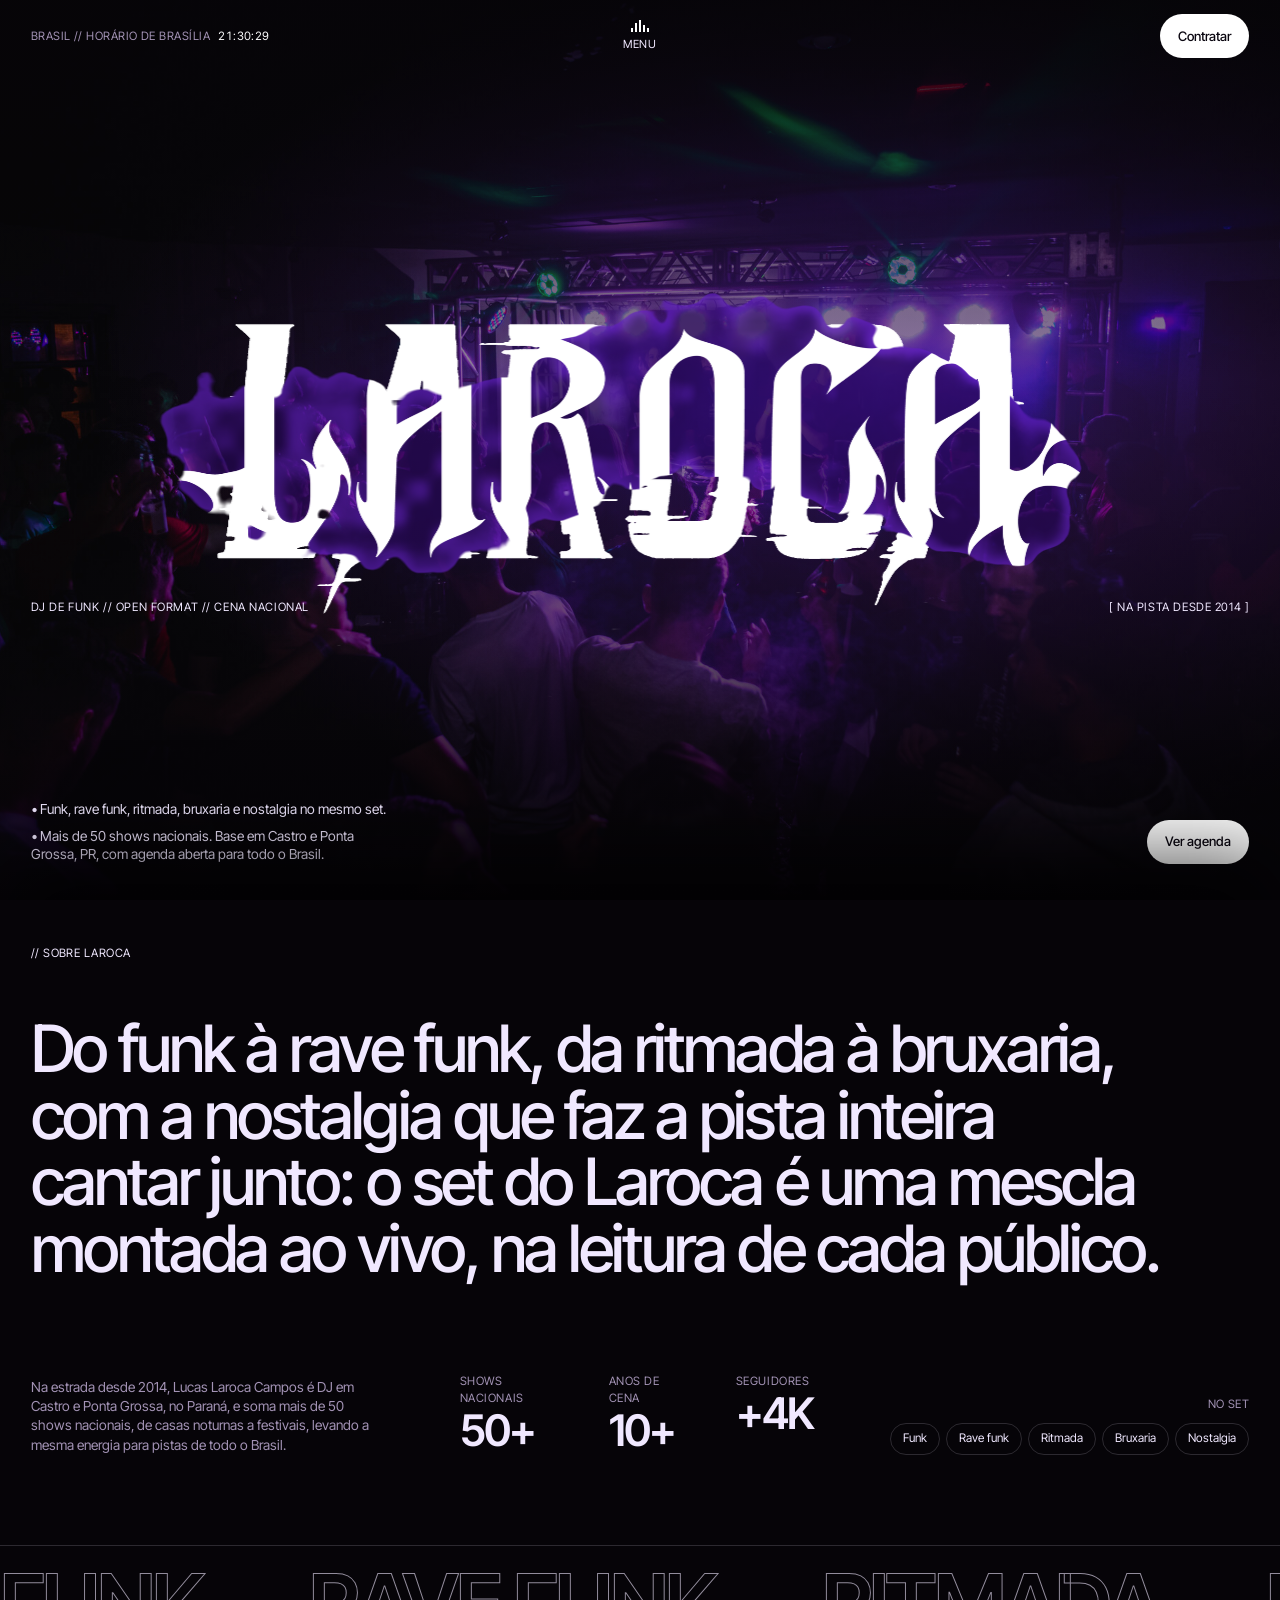
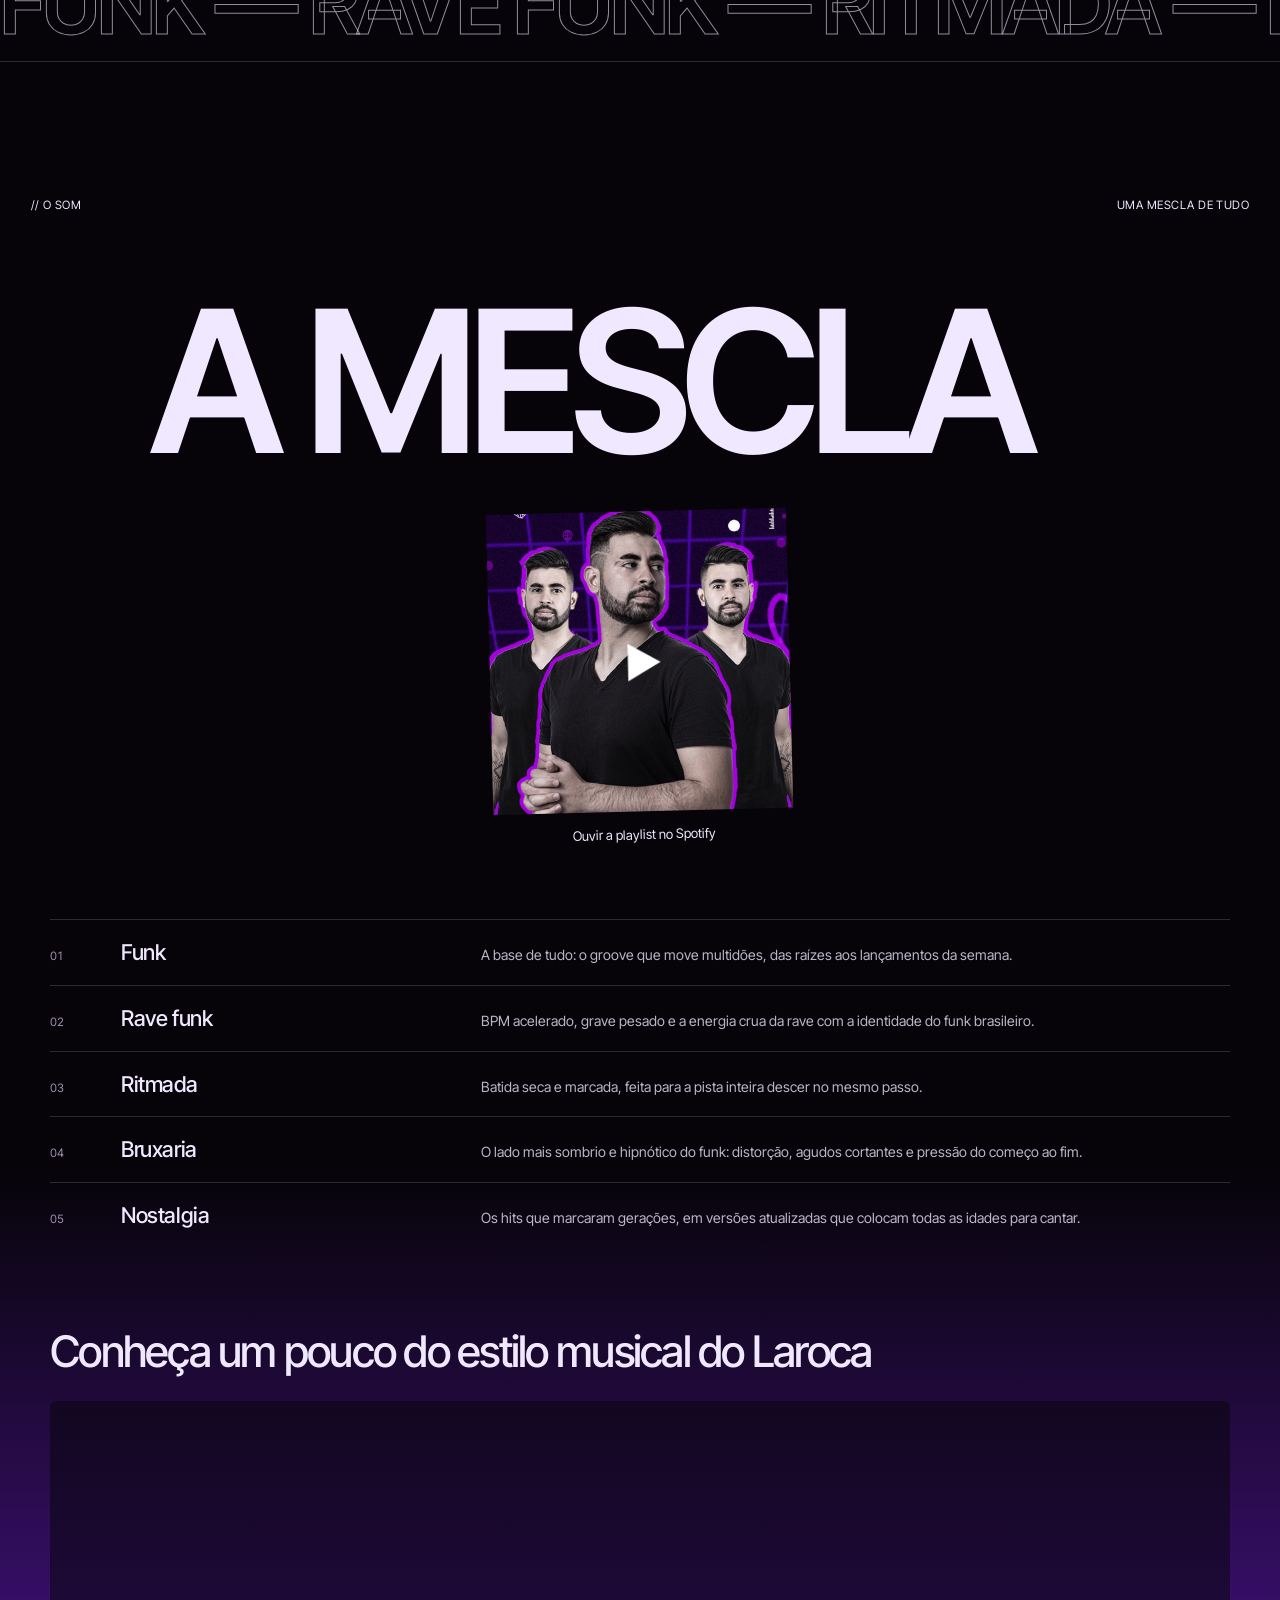
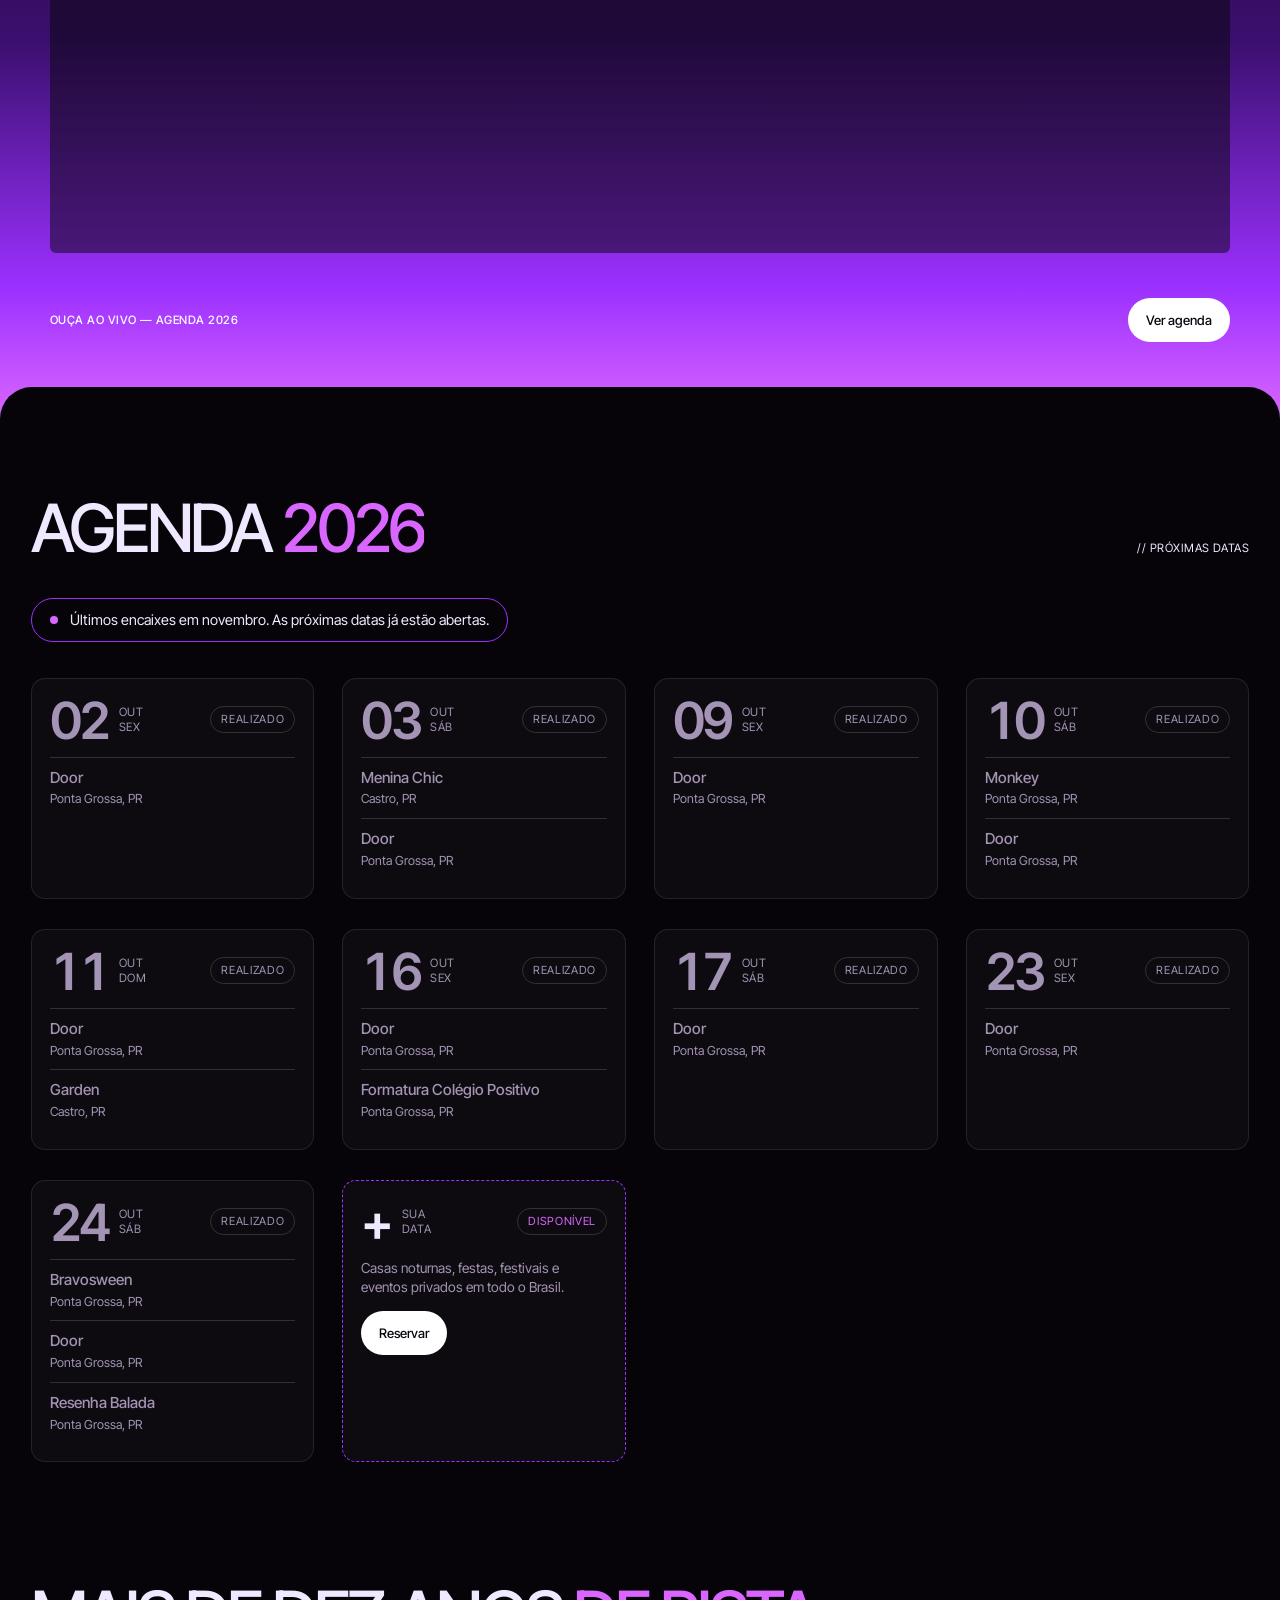
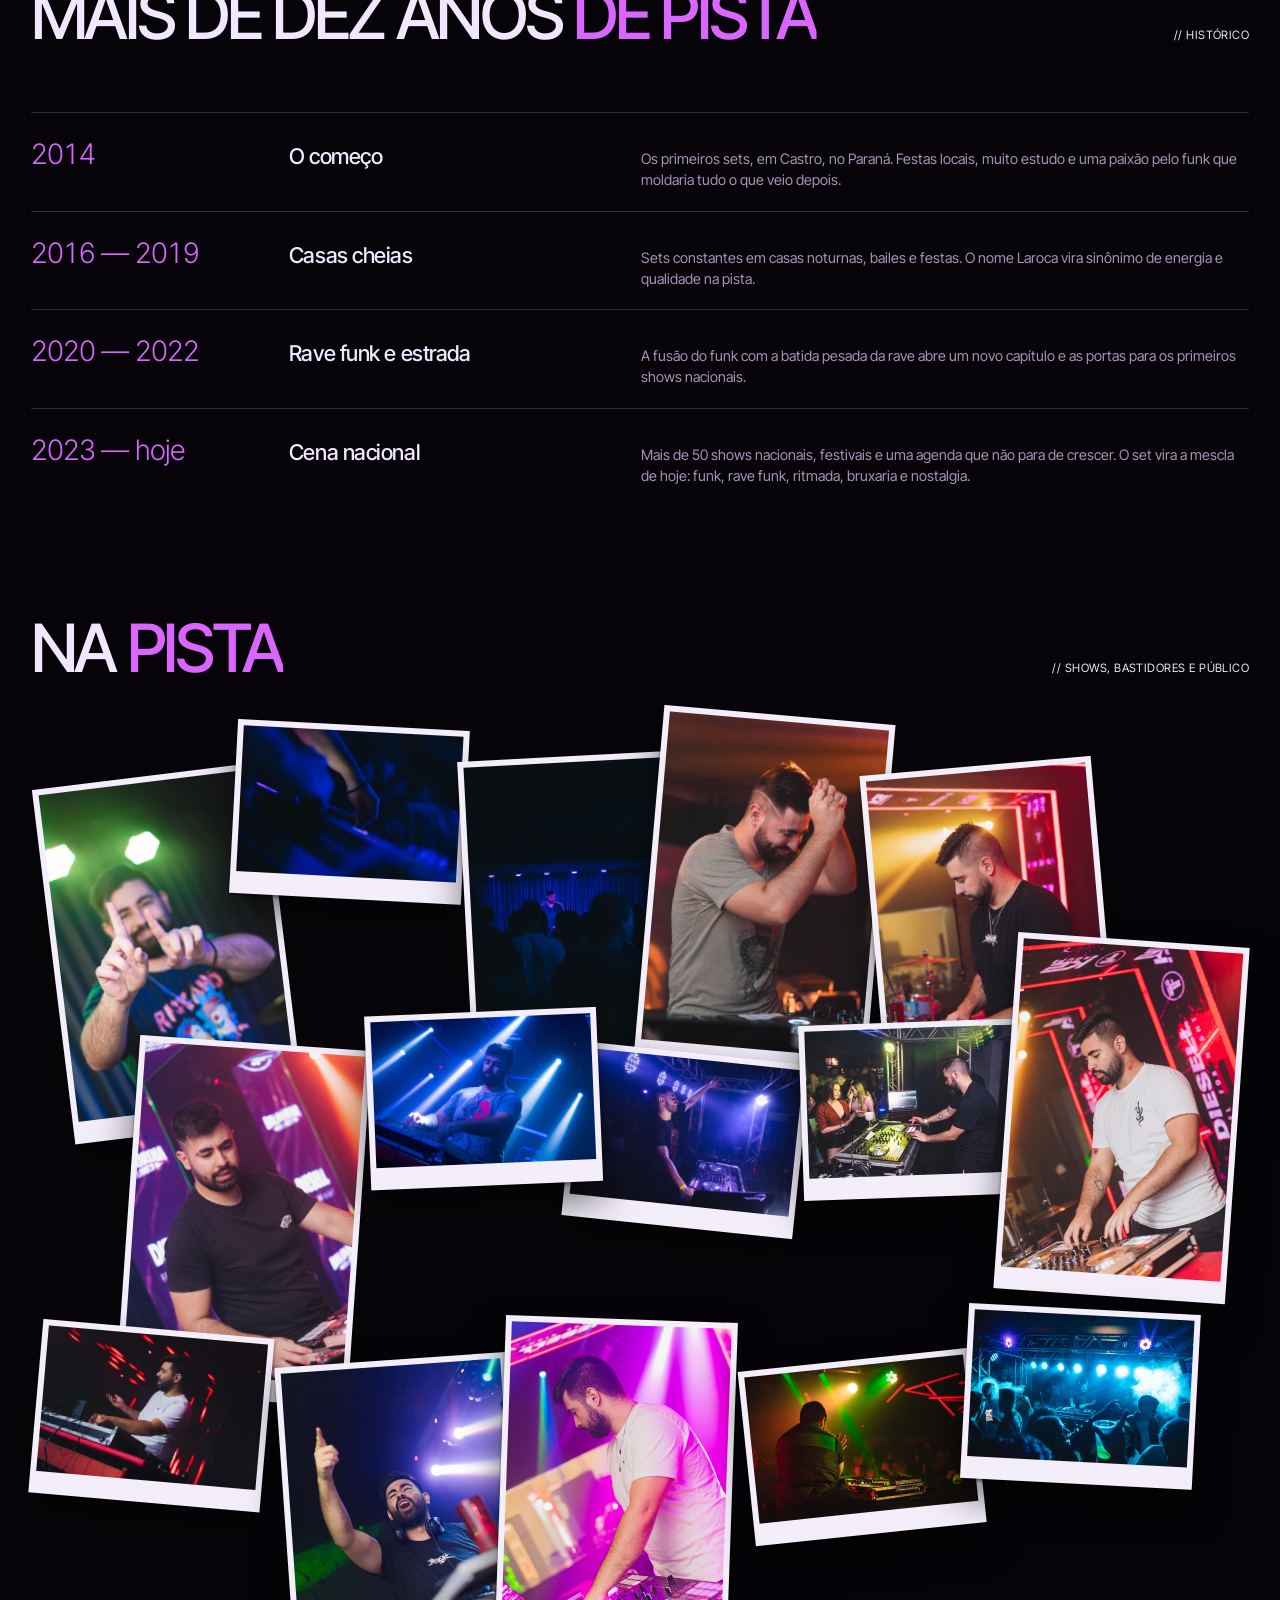
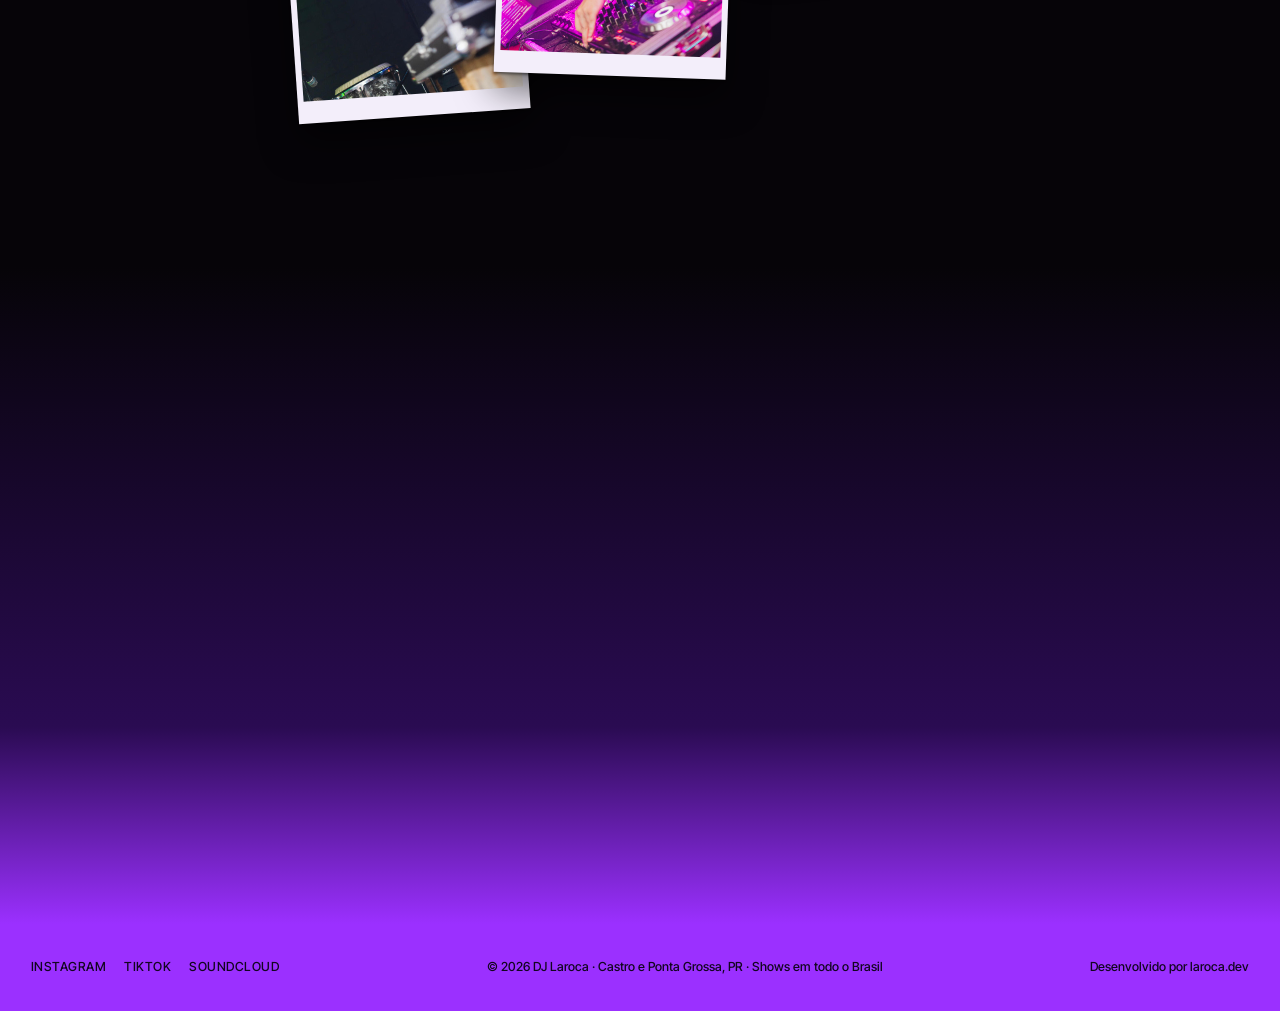
<file: index.html>
<!DOCTYPE html>
<html lang="pt-BR">
<head>
  <meta charset="UTF-8">
  <meta name="viewport" content="width=device-width, initial-scale=1">
  <meta name="theme-color" content="#060408">
  <meta name="description" content="DJ Laroca: DJ de funk e open format em Castro e Ponta Grossa, PR. Mais de 50 shows nacionais. Contrate para o seu evento em todo o Brasil.">
  <title>DJ Laroca | DJ de funk em Castro e Ponta Grossa, PR e em todo o Brasil</title>
  <meta property="og:title" content="DJ Laroca | DJ de funk e open format — Castro, Ponta Grossa e todo o Brasil">
  <meta property="og:description" content="Mais de 50 shows nacionais. Funk, rave funk, ritmada, bruxaria e nostalgia. Base em Castro e Ponta Grossa, PR; agenda aberta para todo o Brasil.">
  <meta property="og:site_name" content="DJ Laroca">
  <meta property="og:image" content="https://djlaroca.com.br/assets/images/og-1200x630.jpg">
<meta property="og:image:width" content="1200">
<meta property="og:image:height" content="630">
<meta property="og:image:alt" content="DJ Laroca com a logo gótica">
  <meta property="og:url" content="https://djlaroca.com.br/">
  <meta property="og:type" content="website">
  <meta property="og:locale" content="pt_BR">
  <meta name="twitter:card" content="summary_large_image">
<meta name="twitter:image" content="https://djlaroca.com.br/assets/images/og-1200x630.jpg">
  <link rel="canonical" href="https://djlaroca.com.br/">
  <link rel="icon" href="favicon.ico" sizes="any">
  <link rel="icon" type="image/png" sizes="32x32" href="favicon-32.png">
  <link rel="apple-touch-icon" href="apple-touch-icon.png">
  <link rel="preconnect" href="https://fonts.googleapis.com">
  <link rel="preconnect" href="https://fonts.gstatic.com" crossorigin>
  <link href="https://fonts.googleapis.com/css2?family=Inter+Tight:wght@300;400;500;600&display=swap" rel="stylesheet">
  <link rel="preload" as="image" href="assets/images/logo-glitch.webp">
  <link rel="stylesheet" href="css/style.css?v=3.2.1">
  <script>document.documentElement.classList.add('js')</script>
  <script type="application/ld+json">
  {
    "@context": "https://schema.org",
    "@graph": [
      {
        "@type": "WebSite",
        "@id": "https://djlaroca.com.br/#site",
        "url": "https://djlaroca.com.br/",
        "name": "DJ Laroca",
        "inLanguage": "pt-BR"
      },
      {
        "@type": ["MusicGroup", "EntertainmentBusiness"],
        "@id": "https://djlaroca.com.br/#dj",
        "name": "DJ Laroca",
        "alternateName": "Lucas Laroca Campos",
        "description": "DJ de funk e open format de Castro e Ponta Grossa, PR, com mais de 50 shows nacionais. Funk, rave funk, ritmada, bruxaria e nostalgia.",
        "url": "https://djlaroca.com.br/",
        "image": "https://djlaroca.com.br/assets/images/foto-sobre.jpg",
        "logo": "https://djlaroca.com.br/apple-touch-icon.png",
        "telephone": "+55-42-99988-4992",
        "genre": ["Funk", "Rave Funk", "Funk Ritmado", "Bruxaria", "Open Format"],
        "foundingDate": "2014",
        "foundingLocation": { "@type": "Place", "name": "Castro, PR" },
        "address": { "@type": "PostalAddress", "addressLocality": "Castro", "addressRegion": "PR", "addressCountry": "BR" },
        "areaServed": [
          { "@type": "City", "name": "Castro, PR" },
          { "@type": "City", "name": "Ponta Grossa, PR" },
          { "@type": "State", "name": "Paraná" },
          { "@type": "Country", "name": "Brasil" }
        ],
        "knowsAbout": ["DJ para festas", "DJ para casas noturnas", "DJ para festivais", "DJ para eventos privados"],
        "sameAs": [
          "https://instagram.com/dj_laroca",
          "https://tiktok.com/@dj_laroca",
          "https://soundcloud.com/dj_laroca",
          "https://open.spotify.com/playlist/47fOI9wSBwYHF0l2V6ni79"
        ]
      }
    ]
  }
  </script>
</head>
<body>
  <a class="skip" href="#conteudo">Pular para o conteúdo</a>

  <header class="top">
    <p class="top-clock">Brasil // Horário de Brasília <span id="relogio"></span></p>
    <button class="top-menu" type="button" aria-expanded="false" aria-controls="menu">
      <span class="bars" aria-hidden="true"><i></i><i></i><i></i><i></i><i></i></span>
      <span class="top-menu-label">Menu</span>
    </button>
    <a class="pill" href="#contato">Contratar</a>
  </header>

  <nav class="menu" id="menu" aria-label="Principal" hidden>
    <a href="#sobre"><small>01</small>Sobre</a>
    <a href="#som"><small>02</small>Som</a>
    <a href="#agenda"><small>03</small>Agenda</a>
    <a href="#historico"><small>04</small>Histórico</a>
    <a href="#galeria"><small>05</small>Galeria</a>
    <a href="#contato"><small>06</small>Contratar</a>
  </nav>

  <main id="conteudo">
    <section class="hero">
      <img class="hero-bg" src="assets/images/foto-hero.jpg" alt="" width="1920" height="1282" fetchpriority="high">
      <!-- só no celular: js/main.js põe o src e dá play -->
      <video class="hero-bg hero-video" muted loop playsinline preload="none" aria-hidden="true" data-src="assets/videos/hero-video.mp4" data-poster="assets/images/hero-poster.jpg"></video>
      <canvas class="ink" aria-hidden="true"></canvas>
      <div class="hero-in">
        <h1 class="logo-slot">
          <img src="assets/images/logo-glitch.webp" alt="DJ Laroca" width="2048" height="1152">
        </h1>
        <div class="hero-tags">
          <p>DJ de funk // open format // cena nacional</p>
          <p>[ Na pista desde 2014 ]</p>
        </div>
        <div class="hero-foot">
          <ul>
            <li>Funk, rave funk, ritmada, bruxaria e nostalgia no mesmo set.</li>
            <li>Mais de 50 shows nacionais. Base em Castro e Ponta Grossa, PR, com agenda aberta para todo o Brasil.</li>
          </ul>
          <a class="pill" href="#agenda">Ver agenda</a>
        </div>
      </div>
    </section>

    <section class="sobre wrap" id="sobre">
      <p class="tag">// Sobre Laroca</p>
      <p class="statement" data-split="words" data-scrub>Do funk à rave funk, da ritmada à bruxaria, com a nostalgia que faz a pista inteira cantar junto: o set do Laroca é uma mescla montada ao vivo, na leitura de cada público.</p>
      <div class="sobre-foot">
        <p>Na estrada desde 2014, Lucas Laroca Campos é DJ em Castro e Ponta Grossa, no Paraná, e soma mais de 50 shows nacionais, de casas noturnas a festivais, levando a mesma energia para pistas de todo o Brasil.</p>
        <dl class="stats">
          <div><dt>Shows nacionais</dt><dd>50+</dd></div>
          <div><dt>Anos de cena</dt><dd>10+</dd></div>
          <div><dt>Seguidores</dt><dd>+4K</dd></div>
        </dl>
        <div class="chips">
          <p class="tag">No set</p>
          <ul><li>Funk</li><li>Rave funk</li><li>Ritmada</li><li>Bruxaria</li><li>Nostalgia</li></ul>
        </div>
      </div>
      <!-- 4 cópias iguais: a animação anda exatamente 1 cópia e recomeça, sem emenda visível -->
      <div class="rolante" aria-hidden="true"><div><span>Funk — Rave funk — Ritmada — Bruxaria — Nostalgia — Open format — </span><span>Funk — Rave funk — Ritmada — Bruxaria — Nostalgia — Open format — </span><span>Funk — Rave funk — Ritmada — Bruxaria — Nostalgia — Open format — </span><span>Funk — Rave funk — Ritmada — Bruxaria — Nostalgia — Open format — </span></div></div>
    </section>

    <section class="som" id="som">
      <div class="wrap">
        <div class="row-tags">
          <p class="tag">// O som</p>
          <p class="tag">Uma mescla de tudo</p>
        </div>
        <h2 class="mega" data-split="chars" data-scrub>A mescla</h2>
        <a class="capa" data-scrub href="https://open.spotify.com/playlist/47fOI9wSBwYHF0l2V6ni79" target="_blank" rel="noopener">
          <img src="assets/images/foto-sobre.jpg" alt="Arte de divulgação do DJ Laroca" loading="lazy" width="1064" height="2000">
          <svg viewBox="0 0 24 24" width="56" height="56" aria-hidden="true"><path fill="currentColor" d="M7 4v16l14-8z"/></svg>
          <span>Ouvir a playlist no Spotify</span>
        </a>
        <ol class="faixas">
          <li><span>01</span><h3>Funk</h3><p>A base de tudo: o groove que move multidões, das raízes aos lançamentos da semana.</p></li>
          <li><span>02</span><h3>Rave funk</h3><p>BPM acelerado, grave pesado e a energia crua da rave com a identidade do funk brasileiro.</p></li>
          <li><span>03</span><h3>Ritmada</h3><p>Batida seca e marcada, feita para a pista inteira descer no mesmo passo.</p></li>
          <li><span>04</span><h3>Bruxaria</h3><p>O lado mais sombrio e hipnótico do funk: distorção, agudos cortantes e pressão do começo ao fim.</p></li>
          <li><span>05</span><h3>Nostalgia</h3><p>Os hits que marcaram gerações, em versões atualizadas que colocam todas as idades para cantar.</p></li>
        </ol>
        <h3 class="player-titulo">Conheça um pouco do estilo musical do Laroca</h3>
        <iframe class="player" title="Playlist This Is DJ Laroca no Spotify" loading="lazy" height="452" allow="autoplay; clipboard-write; encrypted-media; fullscreen; picture-in-picture"
          src="https://open.spotify.com/embed/playlist/47fOI9wSBwYHF0l2V6ni79?utm_source=generator&theme=0"></iframe>
        <div class="row-tags som-foot">
          <p class="tag">Ouça ao vivo — agenda 2026</p>
          <a class="pill" href="#agenda">Ver agenda</a>
        </div>
      </div>
    </section>

    <section class="agenda wrap" id="agenda">
      <div class="row-tags">
        <h2 class="titulo">Agenda <em>2026</em></h2>
        <p class="tag">// Próximas datas</p>
      </div>
      <!-- As datas vêm de agenda.json (na raiz do projeto); quem monta os cartões (um por dia) é o js/main.js. -->
      <p class="aviso" id="agenda-aviso" hidden></p>
      <div class="dias" id="agenda-corpo"><p class="nota">Carregando a agenda…</p></div>
      <noscript><p class="nota">Veja a agenda atualizada no Instagram @dj_laroca.</p></noscript>
    </section>

    <section class="historico wrap" id="historico">
      <div class="row-tags">
        <h2 class="titulo">Mais de dez anos <em>de pista</em></h2>
        <p class="tag">// Histórico</p>
      </div>
      <ol class="linha">
        <li><span>2014</span><h3>O começo</h3><p>Os primeiros sets, em Castro, no Paraná. Festas locais, muito estudo e uma paixão pelo funk que moldaria tudo o que veio depois.</p></li>
        <li><span>2016 — 2019</span><h3>Casas cheias</h3><p>Sets constantes em casas noturnas, bailes e festas. O nome Laroca vira sinônimo de energia e qualidade na pista.</p></li>
        <li><span>2020 — 2022</span><h3>Rave funk e estrada</h3><p>A fusão do funk com a batida pesada da rave abre um novo capítulo e as portas para os primeiros shows nacionais.</p></li>
        <li><span>2023 — hoje</span><h3>Cena nacional</h3><p>Mais de 50 shows nacionais, festivais e uma agenda que não para de crescer. O set vira a mescla de hoje: funk, rave funk, ritmada, bruxaria e nostalgia.</p></li>
      </ol>
    </section>

    <section class="galeria wrap" id="galeria">
      <div class="row-tags">
        <h2 class="titulo">Na <em>pista</em></h2>
        <p class="tag">// Shows, bastidores e público</p>
      </div>
      <!-- Fotos espalhadas que vão trocando sozinhas (js/main.js). data-total = quantidade de fotos na pasta; as da Central (R2) entram na frente. -->
      <div class="mesa" data-total="109">
        <div class="slot"><button class="foto" type="button" data-n="3" aria-label="Ampliar foto"><img src="assets/images/galeria/foto-003.jpg" alt="Foto de evento do DJ Laroca" loading="lazy"></button></div>
        <div class="slot"><button class="foto" type="button" data-n="12" aria-label="Ampliar foto"><img src="assets/images/galeria/foto-012.jpg" alt="Foto de evento do DJ Laroca" loading="lazy"></button></div>
        <div class="slot"><button class="foto" type="button" data-n="27" aria-label="Ampliar foto"><img src="assets/images/galeria/foto-027.jpg" alt="Foto de evento do DJ Laroca" loading="lazy"></button></div>
        <div class="slot"><button class="foto" type="button" data-n="41" aria-label="Ampliar foto"><img src="assets/images/galeria/foto-041.jpg" alt="Foto de evento do DJ Laroca" loading="lazy"></button></div>
        <div class="slot"><button class="foto" type="button" data-n="56" aria-label="Ampliar foto"><img src="assets/images/galeria/foto-056.jpg" alt="Foto de evento do DJ Laroca" loading="lazy"></button></div>
        <div class="slot"><button class="foto" type="button" data-n="64" aria-label="Ampliar foto"><img src="assets/images/galeria/foto-064.jpg" alt="Foto de evento do DJ Laroca" loading="lazy"></button></div>
        <div class="slot"><button class="foto" type="button" data-n="78" aria-label="Ampliar foto"><img src="assets/images/galeria/foto-078.jpg" alt="Foto de evento do DJ Laroca" loading="lazy"></button></div>
        <div class="slot"><button class="foto" type="button" data-n="90" aria-label="Ampliar foto"><img src="assets/images/galeria/foto-090.jpg" alt="Foto de evento do DJ Laroca" loading="lazy"></button></div>
        <div class="slot"><button class="foto" type="button" data-n="101" aria-label="Ampliar foto"><img src="assets/images/galeria/foto-101.jpg" alt="Foto de evento do DJ Laroca" loading="lazy"></button></div>
        <div class="slot"><button class="foto" type="button" data-n="8" aria-label="Ampliar foto"><img src="assets/images/galeria/foto-008.jpg" alt="Foto de evento do DJ Laroca" loading="lazy"></button></div>
        <div class="slot"><button class="foto" type="button" data-n="19" aria-label="Ampliar foto"><img src="assets/images/galeria/foto-019.jpg" alt="Foto de evento do DJ Laroca" loading="lazy"></button></div>
        <div class="slot"><button class="foto" type="button" data-n="33" aria-label="Ampliar foto"><img src="assets/images/galeria/foto-033.jpg" alt="Foto de evento do DJ Laroca" loading="lazy"></button></div>
        <div class="slot"><button class="foto" type="button" data-n="47" aria-label="Ampliar foto"><img src="assets/images/galeria/foto-047.jpg" alt="Foto de evento do DJ Laroca" loading="lazy"></button></div>
        <div class="slot"><button class="foto" type="button" data-n="70" aria-label="Ampliar foto"><img src="assets/images/galeria/foto-070.jpg" alt="Foto de evento do DJ Laroca" loading="lazy"></button></div>
        <div class="slot"><button class="foto" type="button" data-n="85" aria-label="Ampliar foto"><img src="assets/images/galeria/foto-085.jpg" alt="Foto de evento do DJ Laroca" loading="lazy"></button></div>
      </div>
    </section>

    <section class="contato" id="contato">
      <div class="wrap">
        <p class="tag">// Contratar</p>
        <h2 class="mega" data-split="chars" data-scrub>Sua pista</h2>
        <p class="contato-txt">Procurando DJ em Castro, Ponta Grossa, Curitiba ou em qualquer cidade do Brasil? Balada, shows, open bar, festas universitárias, formatura ou eventos sociais: entre em contato para marcarmos esse show!</p>
        <div class="contato-acoes">
          <a class="pill pill-lg" href="https://wa.me/5542999884992?text=Ol%C3%A1%20DJ%20Laroca%21%20Gostaria%20de%20um%20or%C3%A7amento.%0AData%3A%0ACidade%20e%20local%3A%0AHor%C3%A1rio%20de%20entrada%20no%20palco%3A%0ATipo%20de%20evento%3A" target="_blank" rel="noopener">Pedir orçamento no WhatsApp</a>
          <a class="pill pill-linha pill-lg" href="https://drive.google.com/drive/folders/1-Q24FeenKm2wEL18yjUqsuF2Bwv3JcTO?usp=drive_link" target="_blank" rel="noopener">Baixar press kit</a>
        </div>
      </div>
    </section>
  </main>

  <footer class="rodape wrap">
    <ul>
      <li><a href="https://instagram.com/dj_laroca" target="_blank" rel="noopener">Instagram</a></li>
      <li><a href="https://tiktok.com/@dj_laroca" target="_blank" rel="noopener">TikTok</a></li>
      <li><a href="https://soundcloud.com/dj_laroca" target="_blank" rel="noopener">SoundCloud</a></li>
    </ul>
    <p>© <span id="ano">2026</span> DJ Laroca · Castro e Ponta Grossa, PR · Shows em todo o Brasil</p>
    <p>Desenvolvido por <a href="https://laroca.dev" target="_blank" rel="noopener">laroca.dev</a></p>
  </footer>

  <dialog class="visor" aria-label="Foto ampliada">
    <img alt="">
    <button class="visor-x" type="button" aria-label="Fechar">×</button>
    <button class="visor-ant" type="button" aria-label="Foto anterior">‹</button>
    <button class="visor-prox" type="button" aria-label="Próxima foto">›</button>
  </dialog>
  <div class="cursor" aria-hidden="true"></div>

  <script src="js/ink.js?v=3.2.0" defer></script>
  <script src="js/main.js?v=3.4.0" defer></script>
</body>
</html>
</file>
<file: css/style.css>
/* DJ Laroca v3 — layout inspirado no "DJ ZakDerdan", paleta roxa da v2 */
:root {
  --ink: #060408;
  --deep: #120a18;
  --violet: #9b30ff;
  --neon: #d966ff;
  --lilac: #f0e8ff;
  --dim: #a393b5;
  --line: rgba(240, 232, 255, .16);
  --sans: 'Inter Tight', 'Helvetica Neue', Arial, sans-serif;
  --gutter: clamp(16px, 2.4vw, 40px);
  --ease: cubic-bezier(.22, 1, .36, 1);
}

*, *::before, *::after { box-sizing: border-box; margin: 0; padding: 0; }
html { scroll-behavior: smooth; -webkit-text-size-adjust: 100%; overflow-x: clip; }
html.menu-aberto { overflow: hidden; }
body { background: var(--ink); color: var(--lilac); font: 400 1rem/1.5 var(--sans); -webkit-font-smoothing: antialiased; }
img { display: block; max-width: 100%; }
a { color: inherit; text-decoration: none; }
ul, ol { list-style: none; }
button { font: inherit; color: inherit; background: none; border: 0; cursor: pointer; }
:focus-visible { outline: 2px solid var(--neon); outline-offset: 3px; }
::selection { background: var(--violet); color: #fff; }

.wrap { padding-inline: var(--gutter); }
.sr { position: absolute; width: 1px; height: 1px; overflow: hidden; clip-path: inset(50%); }
.skip { position: fixed; left: 12px; top: -60px; z-index: 100; background: #fff; color: #000; padding: 10px 16px; border-radius: 99px; }
.skip:focus { top: 12px; }

.tag { font-size: .72rem; letter-spacing: .04em; text-transform: uppercase; }
.row-tags { display: flex; justify-content: space-between; align-items: baseline; gap: 16px; flex-wrap: wrap; }

.pill {
  display: inline-flex; align-items: center; justify-content: center; min-height: 44px; padding: 0 18px;
  border-radius: 99px; background: #fff; color: #0a0610; font-size: .82rem; font-weight: 500; white-space: nowrap;
  transition: background .25s, color .25s, transform .25s var(--ease);
}
.pill:hover { background: var(--neon); }
.pill:active { transform: scale(.97); }
.pill-cor { background: var(--violet); color: #fff; }
.pill-cor:hover { background: var(--neon); color: #0a0610; }
.pill-linha { background: none; color: var(--lilac); box-shadow: inset 0 0 0 1px var(--line); }
.pill-linha:hover { background: var(--lilac); color: #0a0610; }
.pill-lg { min-height: 54px; padding: 0 28px; font-size: 1rem; }

/* ---------- Topo e menu ---------- */
.top {
  position: fixed; inset: 0 0 auto; z-index: 40; display: grid; grid-template-columns: 1fr auto 1fr; align-items: center;
  padding: 14px var(--gutter); pointer-events: none;
}
.top > * { pointer-events: auto; }
.top-clock { font-size: .72rem; letter-spacing: .04em; text-transform: uppercase; color: var(--dim); mix-blend-mode: difference; }
.top-clock { transition: opacity .3s; }
.rolou .top-clock { opacity: 0; }
.top-clock span { color: #fff; font-variant-numeric: tabular-nums; margin-left: .4em; }
.top > .pill { justify-self: end; }
.top-menu { display: grid; justify-items: center; gap: 4px; min-width: 56px; min-height: 44px; font-size: .7rem; letter-spacing: .08em; text-transform: uppercase; mix-blend-mode: difference; }
.top-menu { padding: 6px 14px; border-radius: 99px; transition: background .3s; }
.rolou .top-menu { mix-blend-mode: normal; background: rgba(6, 4, 8, .7); -webkit-backdrop-filter: blur(10px); backdrop-filter: blur(10px); }
.bars { display: flex; align-items: flex-end; gap: 2px; height: 12px; }
.bars i { width: 2px; background: #fff; animation: eq 1.1s ease-in-out infinite alternate; }
.bars i:nth-child(1) { height: 4px; animation-delay: -.2s; }
.bars i:nth-child(2) { height: 9px; animation-delay: -.7s; }
.bars i:nth-child(3) { height: 12px; }
.bars i:nth-child(4) { height: 7px; animation-delay: -.5s; }
.bars i:nth-child(5) { height: 4px; animation-delay: -.9s; }
@keyframes eq { to { transform: scaleY(.35); } }
.bars i { transform-origin: bottom; }

.menu {
  position: fixed; inset: 0; z-index: 30; background: var(--ink); display: flex; flex-direction: column; justify-content: center;
  padding: 80px var(--gutter) 32px; animation: menu-in .45s var(--ease);
}
.menu[hidden] { display: none; }
.menu a {
  display: flex; align-items: baseline; gap: 18px; padding: .12em 0; border-bottom: 1px solid var(--line);
  font-size: clamp(2.2rem, 8.5vh, 5.5rem); font-weight: 600; letter-spacing: -.045em; line-height: 1.1; transition: color .2s, padding .35s var(--ease);
}
.menu a:hover { color: var(--neon); padding-left: .25em; }
.menu small { font-size: .72rem; font-weight: 400; letter-spacing: .04em; color: var(--dim); }
@keyframes menu-in { from { clip-path: inset(0 0 100% 0); } to { clip-path: inset(0); } }

/* ---------- Hero ---------- */
.hero { position: sticky; top: 0; min-height: 100svh; display: flex; overflow: hidden; touch-action: pan-y; isolation: isolate; }
.hero-bg { position: absolute; inset: 0; width: 100%; height: 100%; object-fit: cover; object-position: 60% 40%; filter: saturate(1.25) contrast(1.1) brightness(.62); z-index: -2; transform: scale(calc(1 + var(--p, 0) * .08)); }
/* --p (0 a 1) = quanto o hero já foi coberto pela rolagem (js/main.js) */
.hero::after { content: ''; position: absolute; inset: 0; z-index: 5; background: var(--ink); opacity: calc(var(--p, 0) * .8); pointer-events: none; }
main > section:not(.hero) { position: relative; z-index: 1; background: var(--ink); overflow-x: clip; } /* clip: títulos que deslizam não podem alargar a página */
.sobre { box-shadow: 0 -40px 80px rgba(0, 0, 0, .7); }
.hero::before {
  content: ''; position: absolute; inset: 0; z-index: -1;
  background: linear-gradient(to bottom, rgba(6, 4, 8, .82), rgba(6, 4, 8, .1) 42%, rgba(6, 4, 8, .35) 70%, var(--ink)),
              radial-gradient(90% 70% at 70% 45%, rgba(155, 48, 255, .28), transparent 70%);
}
.hero-video { display: none; filter: saturate(1.15) contrast(1.05) brightness(.36); }
.ink { position: absolute; left: 0; top: 0; pointer-events: none; } /* tamanho e posição: js/ink.js */
.hero-in { position: relative; flex: 1; display: flex; flex-direction: column; padding: clamp(84px, 13vh, 130px) var(--gutter) clamp(20px, 4vh, 40px); }
.logo-slot { position: relative; width: min(100%, 1060px, 76vw); margin: auto auto 0; aspect-ratio: 2048 / 590; }
.logo-slot img { position: absolute; left: 0; top: 50%; width: 100%; max-width: none; height: auto; transform: translateY(-50%); }
.ink-on .logo-slot img { opacity: 0; }
.hero-tags { display: flex; justify-content: space-between; gap: 4px 16px; white-space: nowrap; margin-top: clamp(8px, 2vh, 20px); font-size: .72rem; letter-spacing: .05em; text-transform: uppercase; }
.hero-foot { margin-top: auto; display: flex; justify-content: space-between; align-items: flex-end; gap: 20px; }
.hero-foot ul { max-width: 26em; font-size: .86rem; line-height: 1.35; display: grid; gap: 8px; }
.hero-foot li::before { content: '• '; }

/* ---------- Sobre ---------- */
.sobre { padding-block: clamp(28px, 5vh, 56px) clamp(40px, 7vh, 80px); overflow: hidden; }
.statement { margin-top: clamp(28px, 6vh, 64px); max-width: 21em; font-size: clamp(1.9rem, 5.1vw, 5rem); font-weight: 500; letter-spacing: -.045em; line-height: 1.02; text-wrap: balance; }
.sobre-foot { margin-top: clamp(48px, 10vh, 120px); display: grid; grid-template-columns: minmax(0, 22em) 1fr auto; gap: 32px clamp(24px, 6vw, 96px); align-items: end; }
.sobre-foot > p { font-size: .86rem; color: var(--dim); line-height: 1.4; }
.stats { display: flex; gap: clamp(20px, 4vw, 64px); }
.stats dt { font-size: .72rem; letter-spacing: .05em; text-transform: uppercase; color: var(--dim); }
.stats dd { font-size: clamp(1.8rem, 3.4vw, 3.2rem); font-weight: 600; letter-spacing: -.04em; line-height: 1.1; }
.chips { text-align: right; color: var(--dim); }
.chips ul { display: flex; gap: 6px; margin-top: 10px; justify-content: flex-end; flex-wrap: wrap; }
.chips li { padding: 6px 12px; border: 1px solid var(--line); border-radius: 99px; font-size: .74rem; color: var(--lilac); }

/* ---------- Som ---------- */
main > section.som { padding-block: clamp(40px, 8vh, 80px) clamp(28px, 5vh, 48px); background: linear-gradient(to bottom, var(--ink) 55%, #3a0f6e 80%, var(--violet) 93%, var(--neon)); }
.mega { margin-top: clamp(40px, 9vh, 110px); text-align: center; font-size: clamp(3.4rem, 15.5vw, 17rem); font-weight: 600; letter-spacing: -.055em; line-height: .86; text-transform: uppercase; }
.capa { position: relative; display: block; width: min(64vw, 300px); margin: clamp(20px, 3vw, 44px) auto 0; text-align: center; font-size: .82rem; color: var(--dim); }
.capa img { aspect-ratio: 1; width: 100%; height: auto; object-fit: cover; object-position: 50% 22%; transition: transform .6s var(--ease), filter .4s; }
.capa svg { position: absolute; left: 50%; top: calc((100% - 2.4em) / 2); translate: -50% -50%; color: #fff; filter: drop-shadow(0 4px 18px rgba(0, 0, 0, .6)); transition: scale .35s var(--ease); }
.capa span { display: block; margin-top: 14px; color: var(--lilac); }
.capa:hover img { transform: scale(1.03); filter: saturate(1.2); }
.capa:hover svg { scale: 1.18; }

.faixas { margin: clamp(48px, 9vh, 96px) auto 0; max-width: 1180px; }
.faixas li { display: grid; grid-template-columns: 3.2em minmax(9em, 1fr) minmax(0, 2.2fr); gap: 4px 20px; align-items: baseline; padding: 16px 0; border-top: 1px solid var(--line); transition: padding .4s var(--ease), background .3s; }
.faixas li:hover { padding-inline: 14px; background: rgba(240, 232, 255, .05); }
.faixas span { font-size: .72rem; color: var(--dim); font-variant-numeric: tabular-nums; }
.faixas h3 { font-size: clamp(1.05rem, 1.7vw, 1.5rem); font-weight: 500; letter-spacing: -.02em; }
.faixas p { font-size: .88rem; color: rgba(240, 232, 255, .78); line-height: 1.4; }
.player-titulo { max-width: 1180px; margin: clamp(48px, 9vh, 96px) auto 0; font-size: clamp(1.5rem, 3.4vw, 3rem); font-weight: 500; letter-spacing: -.04em; line-height: 1.05; text-wrap: balance; }
.player-titulo + .player { margin-top: clamp(18px, 3vh, 32px); }
.player { display: block; width: 100%; max-width: 1180px; margin: clamp(32px, 6vh, 64px) auto 0; border: 0; border-radius: 6px; background: rgba(6, 4, 8, .5); }
.som-foot { max-width: 1180px; margin: clamp(28px, 5vh, 48px) auto 0; align-items: center; color: #fff; font-weight: 500; }

/* ---------- Agenda, histórico ---------- */
.agenda, .historico, .galeria { padding-block: clamp(64px, 12vh, 130px) 0; }
.galeria { padding-bottom: clamp(64px, 12vh, 130px); }
/* respiro embaixo: a moldura e o brilho dos cartões passam da caixa do cartão e a seção seguinte (fundo opaco) cortava */
.agenda { padding-bottom: 48px; }
.historico { padding-top: clamp(40px, 8vh, 90px); }
main > .agenda { margin-top: -32px; border-radius: 32px 32px 0 0; }
main > section.som { padding-bottom: calc(clamp(28px, 5vh, 48px) + 32px); }
.titulo { font-size: clamp(2rem, 5.2vw, 4.6rem); font-weight: 500; letter-spacing: -.05em; line-height: 1; text-transform: uppercase; }
.titulo em { font-style: normal; color: var(--neon); }
.nota { margin-top: 28px; font-size: .74rem; color: var(--dim); }

/* agenda: um cartão por dia */
.dias { margin-top: clamp(24px, 4vh, 44px); display: grid; grid-template-columns: repeat(auto-fill, minmax(240px, 1fr)); gap: 30px 28px; }
.dia { display: grid; align-content: start; gap: 14px; padding: 18px; border: 1px solid var(--line); border-radius: 14px; background: rgba(240, 232, 255, .03); transition: border-color .3s, background .3s, translate .4s var(--ease); }
.dia:hover { border-color: var(--violet); background: rgba(155, 48, 255, .1); translate: 0 -4px; }
.dia { min-width: 0; position: relative; isolation: isolate; }
.dia header { display: flex; align-items: center; flex-wrap: wrap; gap: 8px 10px; }
.dia-n { font-size: clamp(2.6rem, 4vw, 3.6rem); font-weight: 600; letter-spacing: -.05em; line-height: .9; font-variant-numeric: tabular-nums; }
.dia-m { font-size: .72rem; letter-spacing: .05em; text-transform: uppercase; color: var(--dim); white-space: pre-line; line-height: 1.25; }
.dia-s { margin-left: auto; padding: 4px 10px; border: 1px solid var(--line); border-radius: 99px; font-size: .7rem; letter-spacing: .06em; text-transform: uppercase; color: var(--neon); white-space: nowrap; }
/* sempre o local em cima e a cidade embaixo */
.dia li { display: grid; justify-items: start; gap: 1px; padding: 9px 0; border-top: 1px solid var(--line); font-size: .95rem; }
.dia b { font-weight: 500; }
.dia li > * { min-width: 0; overflow-wrap: anywhere; }
.dia li span { font-size: .78rem; color: var(--dim); }
.dia.livre { border-style: dashed; border-color: var(--violet); }
.dia.livre p { font-size: .86rem; color: var(--dim); line-height: 1.4; }
.dia.livre .pill { justify-self: start; }
/* dia que ainda vai acontecer: moldura "sigilo" (ramos finos emaranhados com espinhos, estilo neo-tribal / gótico),
   gerada por extras/molduras/gerar_sigilo.py. ::before = moldura de 9 fatias; ::after = ornamento no meio de cima e de baixo.
   Sem fundo: no hover só o desenho acende. --bw = tamanho do canto na tela. */
@property --cresce { syntax: '<percentage>'; inherits: false; initial-value: 0%; }
.dia.futuro { --bw: 78px; --fora: 8px; padding: 38px 32px 34px; border-color: transparent; border-radius: 0; background: none; }
.dia.futuro:hover { border-color: transparent; background: none; }
.dia.futuro::before, .dia.futuro::after {
  content: ''; position: absolute; inset: calc(var(--fora) * -1); z-index: -1; pointer-events: none;
  filter: drop-shadow(0 0 2px rgba(155, 48, 255, .9)) drop-shadow(0 0 6px rgba(155, 48, 255, .45));
  opacity: 0; transition: filter .45s, opacity .45s;
  --m: #000 var(--cresce), transparent calc(var(--cresce) + 10%);
  --mask: radial-gradient(circle at 0 0, var(--m)), radial-gradient(circle at 100% 0, var(--m)), radial-gradient(circle at 0 100%, var(--m)), radial-gradient(circle at 100% 100%, var(--m));
}
.dia.futuro::before { border: var(--bw) solid transparent; border-image: url("../assets/images/sigilo.svg") 240 / var(--bw) round; }
.dia.futuro::after { background: url("../assets/images/sigilo-brasao.svg") center 0 / calc(var(--bw) * 1.333) no-repeat, url("../assets/images/sigilo-brasao-baixo.svg") center 100% / calc(var(--bw) * 1.333) no-repeat; }
/* A máscara que faz a moldura crescer dos cantos só existe DURANTE a animação: uma máscara
   permanente cortaria o brilho num retângulo (era a "luz quadrada" do hover). Ela fica na regra
   e só --cresce é animado: dentro dos @keyframes o var() não acompanha a animação e a moldura
   ficava parada nos cantos até o fim. "solta" tira a máscara quando o crescimento termina. */
.dia.futuro.in::before, .dia.futuro.in::after {
  opacity: .88; -webkit-mask: var(--mask); mask: var(--mask); --espera: calc(.1s + var(--k, 0) * 60ms);
  animation: cresce 1.1s cubic-bezier(.3, 0, .3, 1) var(--espera) both, solta 1ms calc(var(--espera) + 1.1s) forwards;
}
@keyframes cresce { from { --cresce: 0%; } to { --cresce: 62%; } }
@keyframes solta { to { -webkit-mask: none; mask: none; } }
.dia.futuro:hover::before, .dia.futuro:hover::after { opacity: 1; filter: drop-shadow(0 0 2px #fff) drop-shadow(0 0 5px var(--neon)) drop-shadow(0 0 12px var(--violet)); }

/* dia que já passou: o cartão inteiro falha (glitch), não só os textos */
.dia.passou { border-color: rgba(240, 232, 255, .1); }
.js .dia.passou.in { animation: linha-in .9s var(--ease) both, bloco-glitch 5.2s steps(1) infinite; animation-delay: calc(var(--k, 0) * 80ms), calc(var(--k, 0) * -.37s); }
.dia.passou::before, .dia.passou::after { content: ''; position: absolute; inset: -1px; border: 1px solid var(--neon); border-radius: inherit; background: rgba(217, 102, 255, .1); pointer-events: none; clip-path: inset(0 0 100% 0); opacity: .7; animation: glitch-a 5.2s steps(1) infinite; animation-delay: calc(var(--k, 0) * -.37s); }
.dia.passou::after { border-color: #fff; background: rgba(255, 255, 255, .07); animation-name: glitch-b; }
@keyframes bloco-glitch { 0%, 84%, 100% { transform: none; filter: none; } 86% { transform: translateX(-2px) skewX(-1.5deg); filter: hue-rotate(20deg); } 89% { transform: translateX(2px); filter: none; } 92% { transform: translateX(-1px); filter: brightness(1.15); } 95% { transform: none; filter: none; } }
/* e os textos também */
.dia.passou :is(.dia-n, b) { color: var(--dim); }
.dia.passou .dia-s { color: var(--dim); }
.glitch { position: relative; display: inline-block; }
.passou .glitch::before, .passou .glitch::after { content: attr(data-t); position: absolute; inset: 0; pointer-events: none; clip-path: inset(0 0 100% 0); animation: glitch-a 4.8s steps(1) infinite; animation-delay: calc(var(--k, 0) * -.31s); }
.passou .glitch::before { color: var(--neon); text-shadow: -2px 0 var(--violet); }
.passou .glitch::after { color: #fff; text-shadow: 2px 0 var(--neon); animation-name: glitch-b; }
.passou .glitch { animation: glitch-c 4.8s steps(1) infinite; animation-delay: calc(var(--k, 0) * -.31s); }
@keyframes glitch-a { 0%, 82%, 100% { clip-path: inset(0 0 100% 0); transform: none; } 84% { clip-path: inset(6% 0 60% 0); transform: translateX(-3px); } 87% { clip-path: inset(64% 0 4% 0); transform: translateX(3px); } 90% { clip-path: inset(30% 0 40% 0); transform: translateX(-2px) skewX(-8deg); } 93% { clip-path: inset(80% 0 0 0); transform: translateX(3px); } 96% { clip-path: inset(0 0 100% 0); transform: none; } }
@keyframes glitch-b { 0%, 83%, 100% { clip-path: inset(0 0 100% 0); transform: none; } 85% { clip-path: inset(50% 0 26% 0); transform: translateX(3px); } 88% { clip-path: inset(2% 0 82% 0); transform: translateX(-3px); } 91% { clip-path: inset(68% 0 10% 0); transform: translateX(2px) skewX(6deg); } 94% { clip-path: inset(20% 0 62% 0); transform: translateX(-3px); } 97% { clip-path: inset(0 0 100% 0); transform: none; } }
@keyframes glitch-c { 0%, 82%, 100% { opacity: 1; transform: none; } 85% { opacity: .7; transform: translateX(1px) skewX(-2deg); } 89% { opacity: .95; transform: translateX(-1px); } 93% { opacity: .75; transform: none; } 96% { opacity: 1; } }
.aviso { display: inline-flex; align-items: center; gap: 12px; margin-top: clamp(24px, 4vh, 40px); padding: 10px 18px; border: 1px solid var(--violet); border-radius: 99px; font-size: .9rem; }
.aviso[hidden] { display: none; }
.aviso::before { content: ''; flex: none; width: 8px; height: 8px; border-radius: 50%; background: var(--neon); animation: pisca 1.4s ease-in-out infinite alternate; }
@keyframes pisca { to { opacity: .25; transform: scale(.7); } }

/* faixa de texto correndo */
.rolante { overflow: hidden; margin: clamp(56px, 10vh, 110px) calc(var(--gutter) * -1) 0; padding-block: 12px; border-block: 1px solid var(--line); }
.rolante div { display: flex; width: max-content; animation: rola 9s linear infinite; will-change: transform; }
.rolante span { flex: none; white-space: pre; font-size: clamp(2.2rem, 6.5vw, 6rem); font-weight: 600; letter-spacing: -.045em; line-height: 1.1; text-transform: uppercase; white-space: nowrap; color: transparent; -webkit-text-stroke: 1px rgba(240, 232, 255, .6); }
@keyframes rola { to { transform: translateX(-25%); } }

.linha { margin-top: clamp(32px, 7vh, 80px); }
.linha li { display: grid; grid-template-columns: minmax(8em, 1fr) minmax(10em, 1.4fr) minmax(0, 2.6fr); gap: 4px 24px; align-items: baseline; padding: 20px 0; border-top: 1px solid var(--line); }
.linha span { font-size: clamp(1.2rem, 2.2vw, 2rem); font-weight: 300; letter-spacing: -.03em; color: var(--neon); font-variant-numeric: tabular-nums; }
.linha h3 { font-size: clamp(1.05rem, 1.7vw, 1.5rem); font-weight: 500; letter-spacing: -.02em; }
.linha p { font-size: .9rem; color: var(--dim); line-height: 1.45; max-width: 48em; }

/* ---------- Galeria e visor ---------- */
/* fotos espalhadas: cada .slot tem posição e inclinação fixas; as .foto trocam dentro dele */
.mesa { position: relative; margin-top: clamp(32px, 6vh, 64px); height: clamp(600px, 80vw, 1160px); }
.slot { position: absolute; width: 19%; rotate: var(--r); transition: rotate .5s var(--ease), translate .5s var(--ease); }
/* fileira de cima */
.slot:nth-child(1)  { left: 0%;  top: 4%;  --r: -7deg; }
.slot:nth-child(2)  { left: 17%; top: -1%; --r: 3deg; }
.slot:nth-child(3)  { left: 35%; top: 2%;  --r: -3deg; }
.slot:nth-child(4)  { left: 52%; top: -2%; --r: 5deg; }
.slot:nth-child(5)  { left: 68%; top: 3%;  --r: -5deg; }
/* fileira do meio */
.slot:nth-child(6)  { left: 9%;  top: 30%; --r: 4deg; }
.slot:nth-child(7)  { left: 27%; top: 27%; --r: -5deg; }
.slot:nth-child(8)  { left: 45%; top: 31%; --r: 6deg; }
.slot:nth-child(9)  { left: 63%; top: 28%; --r: -2deg; }
.slot:nth-child(10) { left: 81%; top: 20%; --r: 4deg; }
/* fileira de baixo */
.slot:nth-child(11) { left: 1%;  top: 58%; --r: 5deg; }
.slot:nth-child(12) { left: 20%; top: 61%; --r: -4deg; }
.slot:nth-child(13) { left: 39%; top: 57%; --r: 2deg; }
.slot:nth-child(14) { left: 58%; top: 61%; --r: -6deg; }
.slot:nth-child(15) { left: 77%; top: 56%; --r: 3deg; }
.slot:hover, .slot:focus-within { rotate: 0deg; translate: 0 -10px; z-index: 999 !important; }
/* área de toque maior enquanto levantada: sem ela a foto sai de baixo do cursor, perde o hover e fica pulando */
.slot:hover .foto:not(.sai)::after { content: ''; position: absolute; inset: -24px; }
.foto { position: absolute; left: 0; top: 0; width: 100%; padding: 6px 6px 22px; background: #f3eefa; box-shadow: 0 2px 3px rgba(0, 0, 0, .5), 0 18px 36px rgba(0, 0, 0, .55); transition: opacity .8s; }
.foto img { width: 100%; height: auto; }
.foto.entra { animation: joga .75s var(--ease) both; }
.foto.sai { opacity: 0; pointer-events: none; transition-duration: .4s; }
@keyframes joga { from { opacity: 0; transform: translate(6%, -22%) scale(1.22) rotate(9deg); } 60% { opacity: 1; } }
.visor { position: fixed; inset: 0; width: 100vw; height: 100dvh; max-width: none; max-height: none; border: 0; background: rgba(6, 4, 8, .94); color: #fff; }
.visor[open] { display: grid; place-items: center; }
.visor::backdrop { background: var(--ink); }
.visor img { max-width: 92vw; max-height: 88dvh; object-fit: contain; }
.visor button { position: absolute; width: 52px; height: 52px; border-radius: 50%; background: rgba(240, 232, 255, .12); font-size: 1.7rem; line-height: 1; transition: background .2s; }
.visor button:hover { background: var(--violet); }
.visor-x { top: 16px; right: 16px; }
.visor-ant { left: 16px; top: 50%; translate: 0 -50%; }
.visor-prox { right: 16px; top: 50%; translate: 0 -50%; }

/* ---------- Contato e rodapé ---------- */
.contato { padding-block: clamp(48px, 9vh, 96px) clamp(64px, 12vh, 130px); text-align: center; }
main > section.contato { background: linear-gradient(to bottom, var(--ink), #2a0b52 70%, var(--violet)); }
.contato .mega { margin-top: clamp(24px, 5vh, 56px); }
.contato-txt { max-width: 30em; margin: clamp(24px, 5vh, 48px) auto 0; font-size: clamp(1rem, 1.5vw, 1.25rem); line-height: 1.4; }
.contato-acoes { margin-top: 28px; display: flex; justify-content: center; gap: 10px; flex-wrap: wrap; }
.rodape { display: flex; justify-content: space-between; align-items: center; gap: 12px 24px; flex-wrap: wrap; padding-block: 22px; background: var(--violet); color: #12051f; font-size: .78rem; font-weight: 500; }
.rodape ul { display: flex; gap: 18px; text-transform: uppercase; letter-spacing: .04em; }
.rodape a { display: inline-block; padding-block: 12px; }
.rodape a:hover { text-decoration: underline; }

/* ---------- Cursor (só com mouse) ---------- */
.cursor { position: fixed; left: 0; top: 0; z-index: 60; pointer-events: none; opacity: 0; transition: opacity .25s; }
.cursor { width: 14px; height: 14px; margin: -7px 0 0 -7px; border-radius: 50%; background: rgba(200, 200, 200, .75); }
.cursor::after { content: ''; position: absolute; inset: 0; border-radius: 50%; background: var(--neon); opacity: 0; scale: 1; transition: opacity .25s, scale .35s var(--ease); }
.cursor.on { opacity: 1; }
.cursor.alvo::after { opacity: .55; scale: 2.6; }

/* ---------- Entradas ---------- */
.js [data-split] span { display: inline-block; opacity: 0; filter: blur(14px); transition: opacity .7s var(--ease), filter .7s var(--ease); transition-delay: calc(var(--i) * 28ms); }
.js [data-split="chars"] span { transition-duration: .9s; transition-delay: calc(var(--i) * 70ms); }
.js [data-split].in span { opacity: 1; filter: none; }
/* linhas das listas: entram da esquerda, uma depois da outra (--k = ordem, js/main.js) */
.js :is(.faixas li, .dia, .linha li) { opacity: 0; }
.js :is(.faixas li, .dia, .linha li).in { animation: linha-in .9s var(--ease) both; animation-delay: calc(var(--k, 0) * 80ms); }
@keyframes linha-in { from { opacity: 0; transform: translateX(-48px); } to { opacity: 1; } }
/* blocos de cada seção sobem e entram em foco ao aparecer */
.js [data-rev] { opacity: 0; transform: translateY(90px); filter: blur(12px); transition: opacity 1s var(--ease), transform 1s var(--ease), filter 1s var(--ease); }
.js [data-rev].in { opacity: 1; transform: none; filter: none; }
/* títulos de seção: aparecem como se fossem escritos da esquerda para a direita */
.js .row-tags[data-rev] .titulo { clip-path: inset(-10% 100% -10% 0); transition: clip-path 1.2s var(--ease) .2s; }
.js .row-tags[data-rev].in .titulo { clip-path: inset(-10% 0 -10% 0); }

/* efeitos presos à rolagem: --s vai de 0 (entrando por baixo) a 1 (saindo por cima), js/main.js */
.js .statement span { opacity: clamp(.13, calc(var(--s, 1) * var(--n, 1) * 2.4 - var(--i)), 1); filter: none; transition: opacity .3s linear; transition-delay: 0s; }
.js .mega[data-scrub] { transform: translateX(calc((.5 - var(--s, .5)) * 16vw)); }
.js .contato .mega[data-scrub] { transform: scale(calc(.6 + min(var(--s, .5) * 2.2, 1) * .4)); }
.js .capa[data-scrub] { rotate: calc((var(--s, .5) - .5) * 16deg); translate: 0 calc((.5 - var(--s, .5)) * 70px); }

/* fotos da mesa: jogadas uma a uma quando a galeria aparece */
.js .mesa:not(.in) .foto { opacity: 0; }
.js .mesa.in .slot > .foto:not(.entra):not(.sai) { animation: joga .8s var(--ease) both; animation-delay: calc(var(--k, 0) * 90ms); }

@media (max-width: 820px) {
  .top-clock { font-size: .6rem; max-width: 11em; }
  .top-clock span { display: block; margin: 0; }
  .logo-slot { width: 90%; }
  .hero-foot { flex-direction: column; align-items: flex-start; }
  .hero-tags { flex-direction: column; }
  .hero-video[src] { display: block; }
  .dias { grid-template-columns: repeat(2, 1fr); gap: 18px 14px; }
  .dia { padding: 14px 12px; }
  .dia.futuro { --bw: 58px; --fora: 6px; padding: 30px 22px 26px; }
  .dia header { flex-wrap: wrap; }
  .dia-s { margin-left: 0; }
  .sobre-foot { grid-template-columns: 1fr; }
  .chips { text-align: left; } .chips ul { justify-content: flex-start; }
  .faixas li, .linha li { grid-template-columns: 2.6em 1fr; }
  .faixas p, .linha p { grid-column: 2; }
  .linha li { grid-template-columns: 1fr; } .linha p { grid-column: 1; }
  .mesa { height: 218vw; }
  .slot { width: 46%; }
  .slot:nth-child(1) { left: 1%;  top: 0; }
  .slot:nth-child(2) { left: 52%; top: 3%; }
  .slot:nth-child(3) { left: 7%;  top: 22%; }
  .slot:nth-child(4) { left: 50%; top: 25%; }
  .slot:nth-child(5) { left: 2%;  top: 44%; }
  .slot:nth-child(6) { left: 49%; top: 47%; }
  .slot:nth-child(7) { left: 6%;  top: 65%; }
  .slot:nth-child(8) { left: 51%; top: 67%; }
  .slot:nth-child(n+9) { display: none; }
}

@media (prefers-reduced-motion: reduce) {
  html { scroll-behavior: auto; }
  *, *::before, *::after { animation: none !important; transition-duration: .01ms !important; transition-delay: 0s !important; }
  .js [data-split] span, .js [data-rev] { filter: none; }
  .js [data-rev], .js :is(.faixas li, .dia, .linha li) { transform: none; }
  .hero-bg { transform: none; }
  .js .statement span { opacity: 1; }
  .js .mega[data-scrub], .js .contato .mega[data-scrub] { transform: none; }
  .js .capa[data-scrub] { rotate: none; translate: none; }
  .js .mesa:not(.in) .foto { opacity: 1; }
  .dia.futuro.in::before, .dia.futuro.in::after { -webkit-mask: none; mask: none; }
  .js .row-tags[data-rev] .titulo { clip-path: none; }
  .cursor { display: none; }
}
</file>
